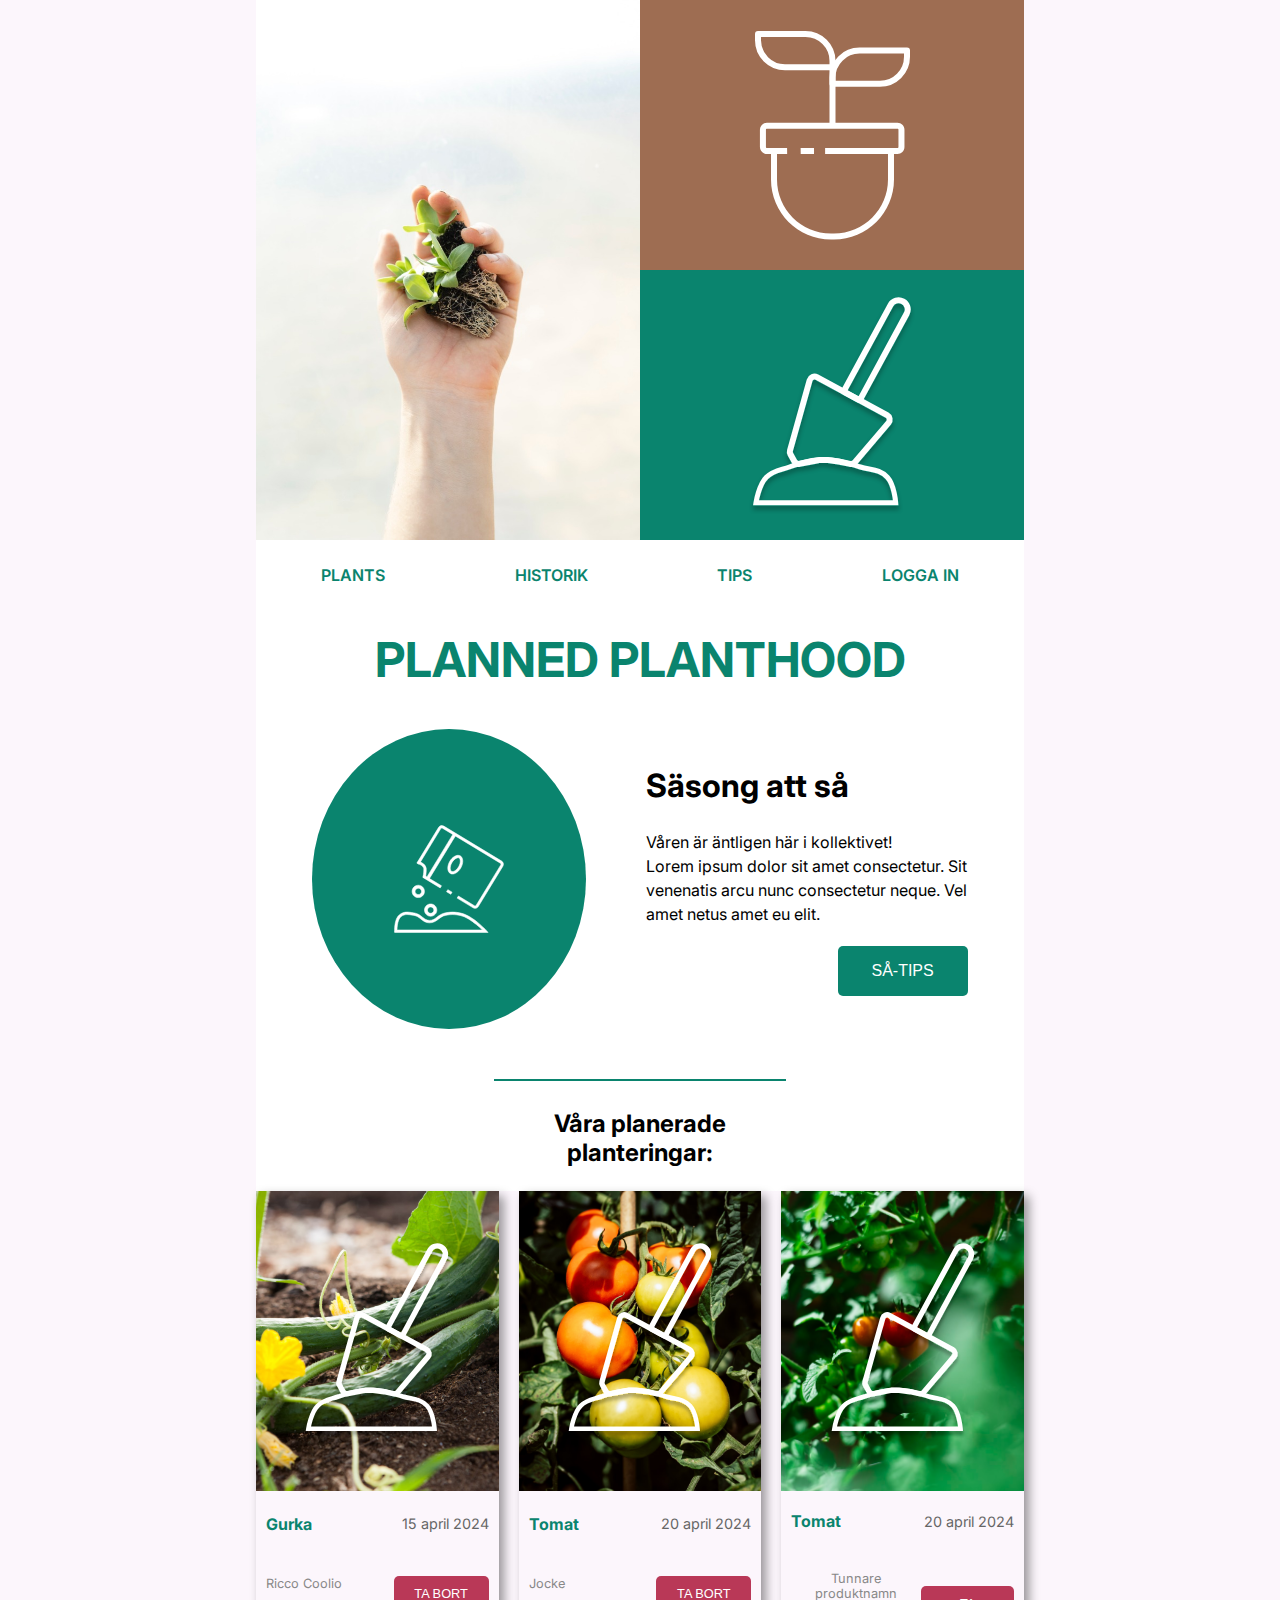
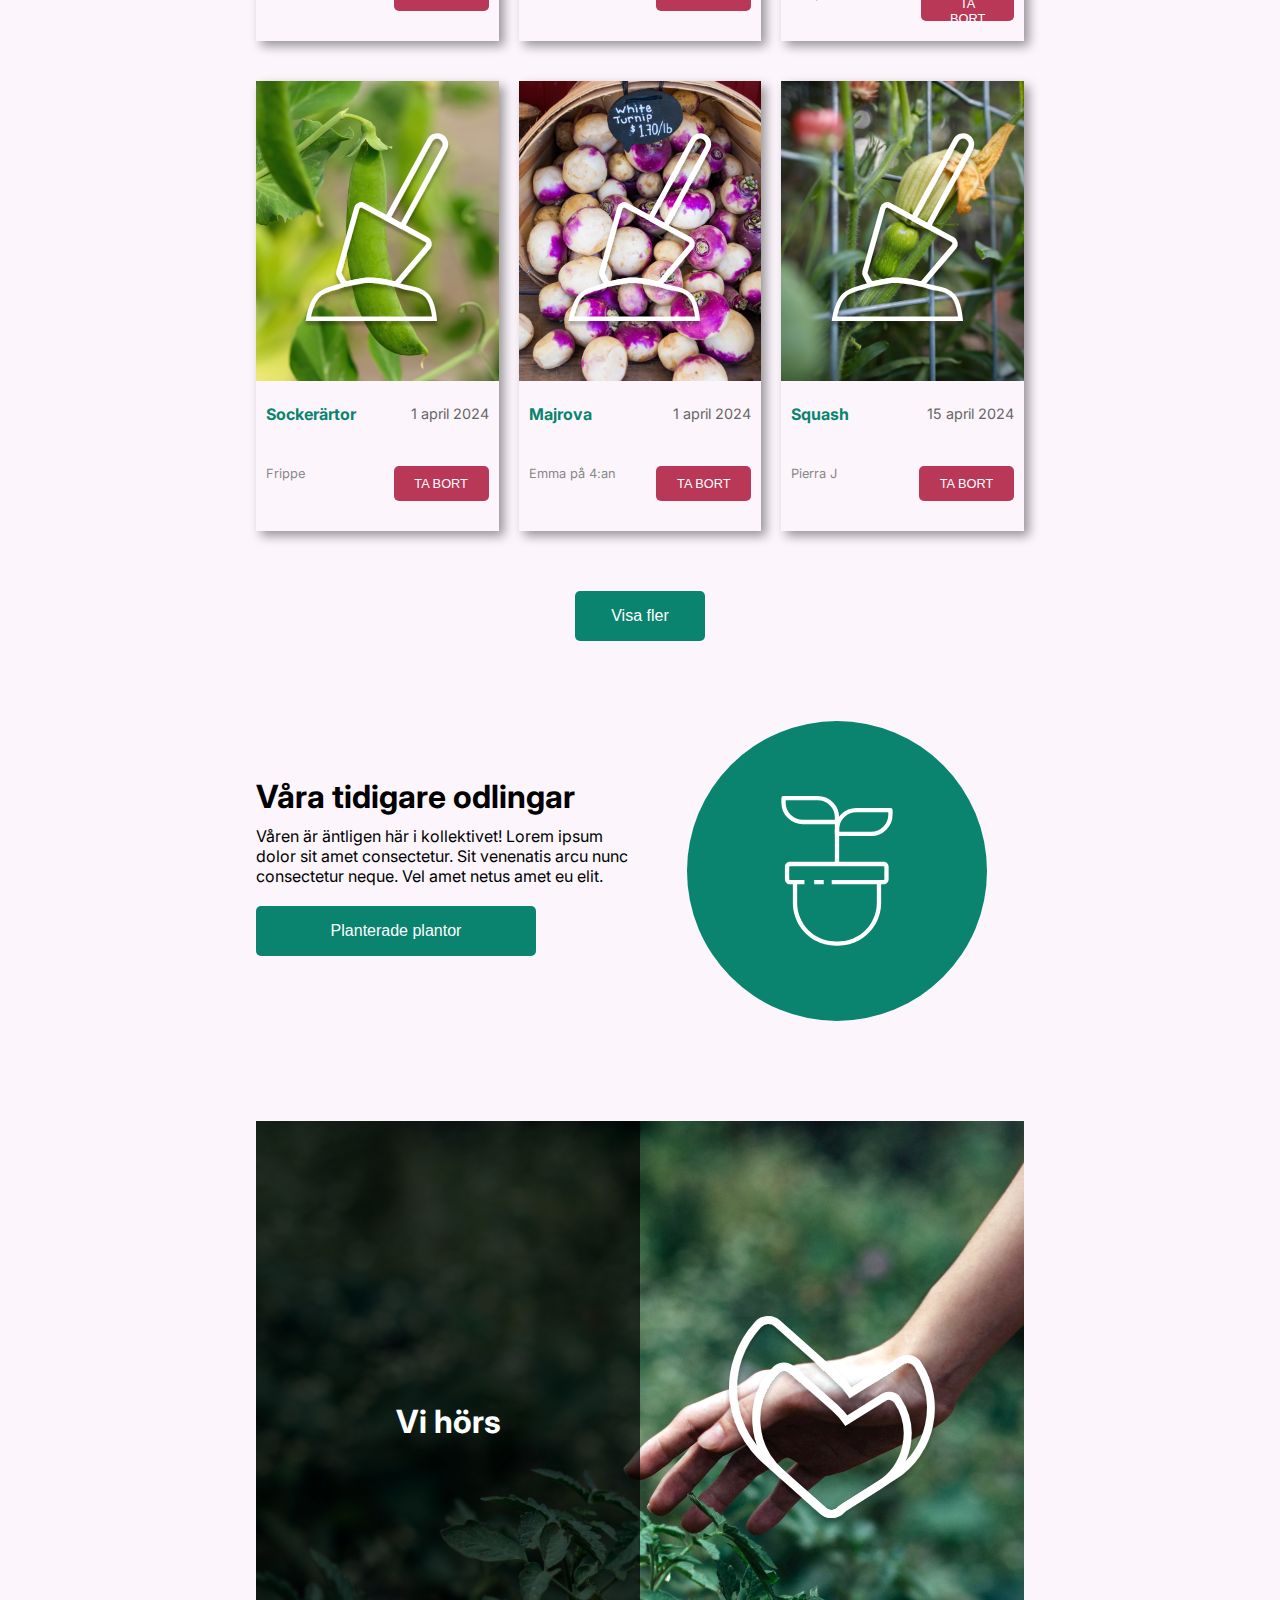
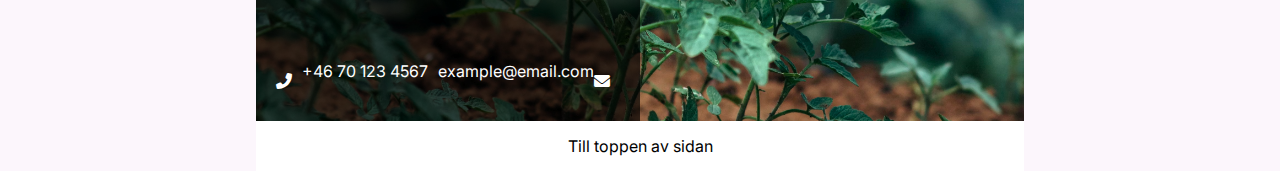
<file: index.html>
<!DOCTYPE html>
<html lang="en">
  <head>
    <meta charset="UTF-8" />
    <meta name="viewport" content="width=device-width, initial-scale=1.0" />
    <title>Planned Planthood</title>
    <link rel="stylesheet" href="index.css" />
    <link
      rel="stylesheet"
      href="https://cdnjs.cloudflare.com/ajax/libs/font-awesome/6.0.0-beta3/css/all.min.css"
    />
  </head>
  <body>
    
    <header>
      <figure class="left-column">
        <img src="assets/images/hand.jpeg" alt="" />
        
        <a href="two.html" class="hamburger-icon">
            <i class="fas fa-bars"></i>
        </a>
    </figure>
    


      <aside class="right-column">
        <figure class="right-item upper">
          <img src="assets/icons/plant.svg" alt="plant" />
        </figure>
        <figure class="right-item down">
          <img src="assets/icons/dig.svg" alt="dig" />
        </figure>
      </aside>
    </header>

    <nav>
      <ul>
        <li><a href="#">PLANTS</a></li>
        <li><a href="#">HISTORIK</a></li>
        <li><a href="#">TIPS</a></li>
        <li><a href="two.html">LOGGA IN</a></li>
      </ul>


      
    </nav>

    <main>
      <h1 class="main-title">PLANNED PLANTHOOD</h1>

      <section class="content-container">
        <div class="main-logo">
          <img src="assets/icons/Vectorseedpackage.svg" alt="" />
        </div>

        <div class="text-content">
          <h1 class="main-heading">Säsong att så</h1>
          <p>
            Våren är äntligen här i kollektivet! <br />
            Lorem ipsum dolor sit amet consectetur. Sit venenatis arcu nunc
            consectetur neque. Vel amet netus amet eu elit.
          </p>
          <button>SÅ-TIPS</button>
        </div>
      </section>

      <div class="custom-line">
        <h2 class="custom-heading">Våra planerade planteringar:</h2>
      </div>
    </main>

    <section class="gallery">
      <div class="card">
        <div class="image-container">
          <img src="assets/images/gurka.avif"Produktbild">
          <img src="assets/icons/dig.svg" alt="Logga" class="logo" />
        </div>
        <div class="product-info">
          <p class="product-name">Gurka</p>
          <p class="date">15 april 2024</p>
        </div>
        <div class="additional-info">
          <p class="thin-name">Ricco Coolio</p>
          <button class="btn-remove">TA BORT</button>
        </div>
      </div>

      <div class="card">
        <div class="image-container">
          <img src="assets/images/tomater.avif" alt="Produktbild" />
          <img src="assets/icons/dig.svg" alt="Logga" class="logo" />
        </div>
        <div class="product-info">
          <p class="product-name">Tomat</p>
          <p class="date">20 april 2024</p>
        </div>
        <div class="additional-info">
          <p class="thin-name">Jocke</p>
          <button class="btn-remove">TA BORT</button>
        </div>
      </div>

      <div class="card">
        <div class="image-container">
          <img src="assets/images/tomat.avif" alt="Produktbild" />
          <img src="assets/icons/dig.svg" alt="Logga" class="logo" />
        </div>
        <div class="product-info">
          <p class="product-name">Tomat</p>
          <p class="date">20 april 2024</p>
        </div>
        <div class="additional-info">
          <p class="thin-name">Tunnare produktnamn</p>
          <button class="btn-remove">TA BORT</button>
        </div>
      </div>

      <div class="card">
        <div class="image-container">
          <img src="assets/images/ärta.avif" alt="Produktbild" />
          <img src="assets/icons/dig.svg" alt="Logga" class="logo" />
        </div>
        <div class="product-info">
          <p class="product-name">Sockerärtor</p>
          <p class="date">1 april 2024</p>
        </div>
        <div class="additional-info">
          <p class="thin-name">Frippe</p>
          <button class="btn-remove">TA BORT</button>
        </div>
      </div>

      <div class="card">
        <div class="image-container">
          <img src="assets/images/lilagrönsak.avif" alt="Produktbild" />
          <img src="assets/icons/dig.svg" alt="Logga" class="logo" />
        </div>
        <div class="product-info">
          <p class="product-name">Majrova</p>
          <p class="date">1 april 2024</p>
        </div>
        <div class="additional-info">
          <p class="thin-name">Emma på 4:an</p>
          <button class="btn-remove">TA BORT</button>
        </div>
      </div>

      <div class="card">
        <div class="image-container">
          <img src="assets/images/cloesupväxt.avif" alt="Produktbild" />
          <img src="assets/icons/dig.svg" alt="Logga" class="logo" />
        </div>
        <div class="product-info">
          <p class="product-name">Squash</p>
          <p class="date">15 april 2024</p>
        </div>
        <div class="additional-info">
          <p class="thin-name">Pierra J</p>
          <button class="btn-remove">TA BORT</button>
        </div>
      </div>
    </section>

    <section class="btn-more">
      <button class="cta-button">Visa fler</button>
    </section>

    <section class="content-layout">
      <!-- Vänster kolumn med innehåll -->
      <aside class="left-column-down">
        <h1>Våra tidigare odlingar</h1>
        <p>
          Våren är äntligen här i kollektivet! Lorem ipsum dolor sit amet
          consectetur. Sit venenatis arcu nunc consectetur neque. Vel amet netus
          amet eu elit.
        </p>
        <div class="cta">
          <button class="cta-button">Planterade plantor</button>

        </div>
      </aside>

      <!-- Höger kolumn med logga-->
      <div class="right-column-down">
        <div class="circle-container">
          <div class="circle">
            <img src="assets/icons/plant.svg" alt="" />
          </div>
        </div>
      </div>
    </section>

    <footer>
      <div class="columns">

        <div></div>
        
        <!-- Vänster kolumn -->
        <div class="left-column-bottom">
          <h1 class="greeting">Vi hörs</h1>
          <div class="social-icons">
            <div class="phone">
              <i class="fas fa-phone-alt"></i>
              <p class="phone-number">+46 70 123 4567</p>
            </div>
            <div class="email">
              <p class="email-text">example@email.com</p>
              <i class="fas fa-envelope"></i>
            </div>
          </div>
        </div>
    
        <!-- Höger kolumn -->
        <div class="right-column-bottom">
          <img src="assets/icons/Logo.svg" alt="" />
        </div>
      </div>
    
      <!-- Navigation längst ner -->
      <nav class="nav-bottom">
        <a href="#">Till toppen av sidan</a>
      </nav>
    </footer>
    
  </body>
</html>
</file>
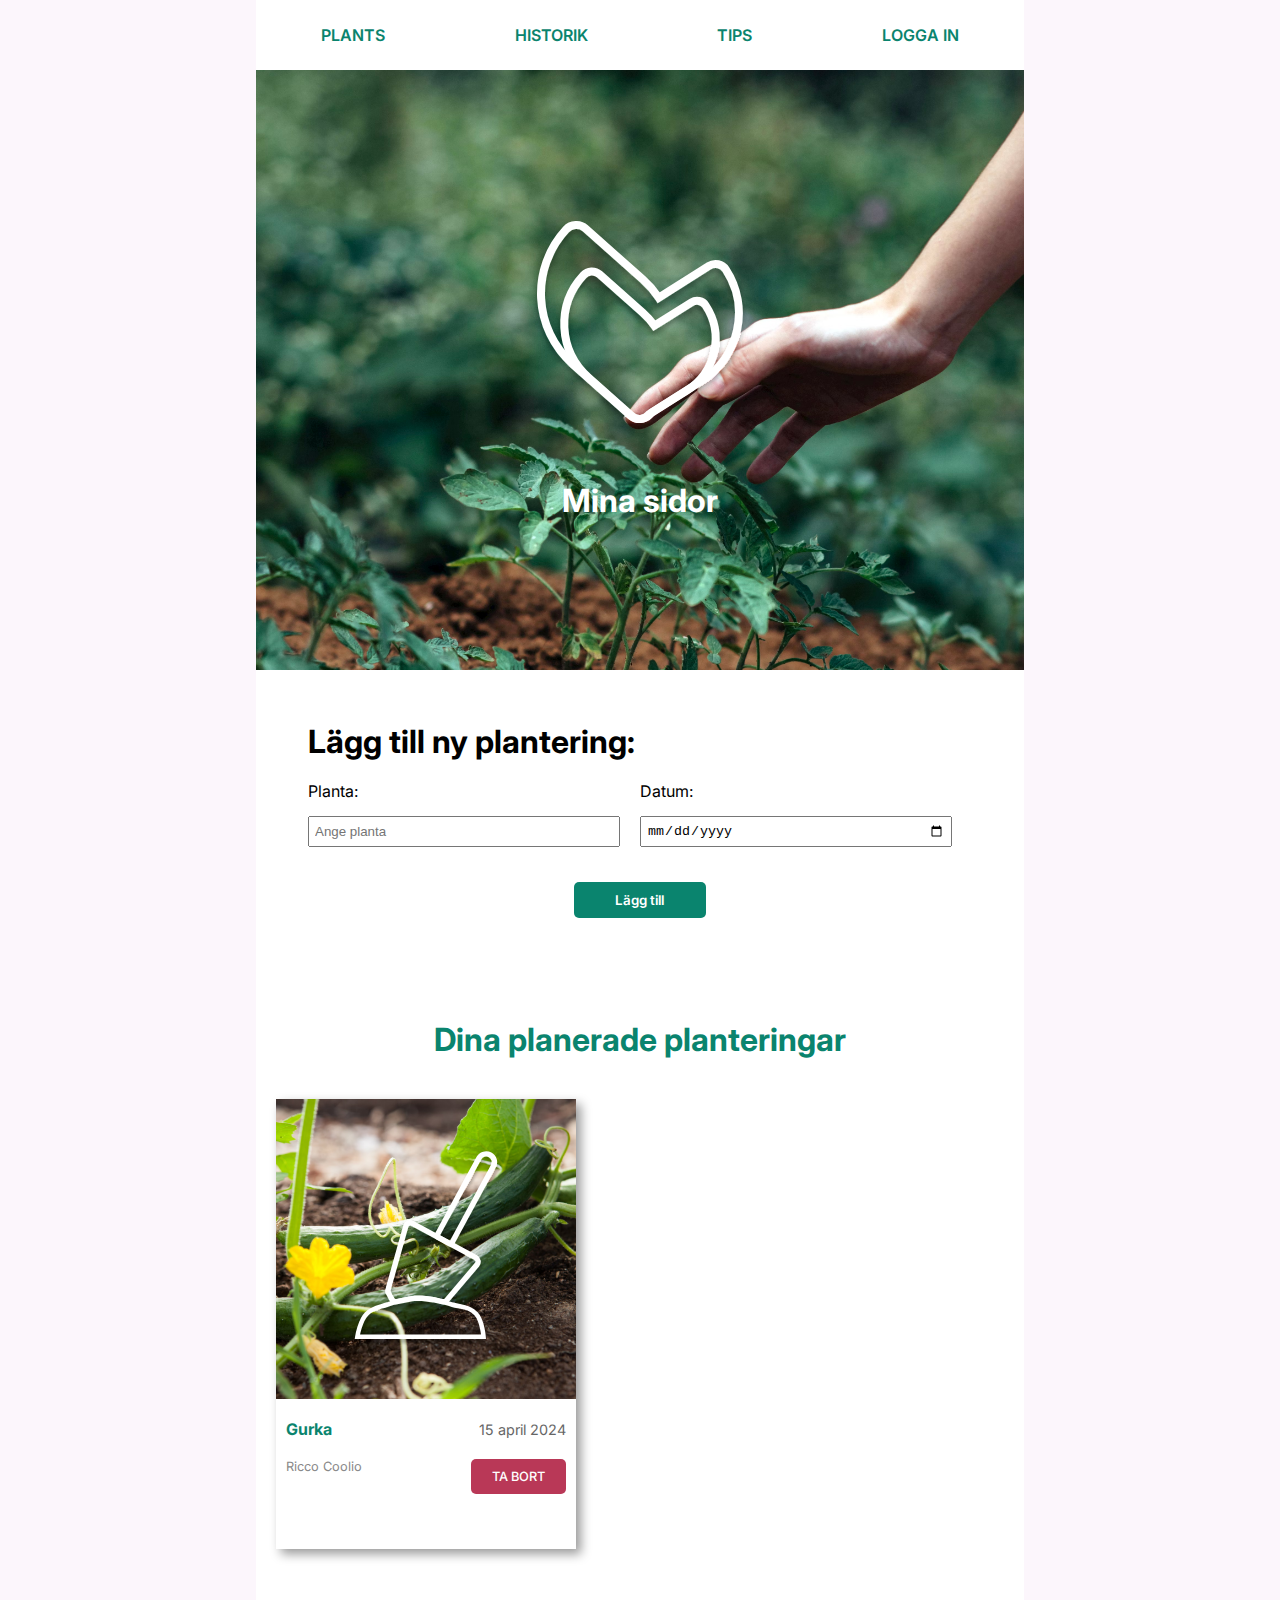
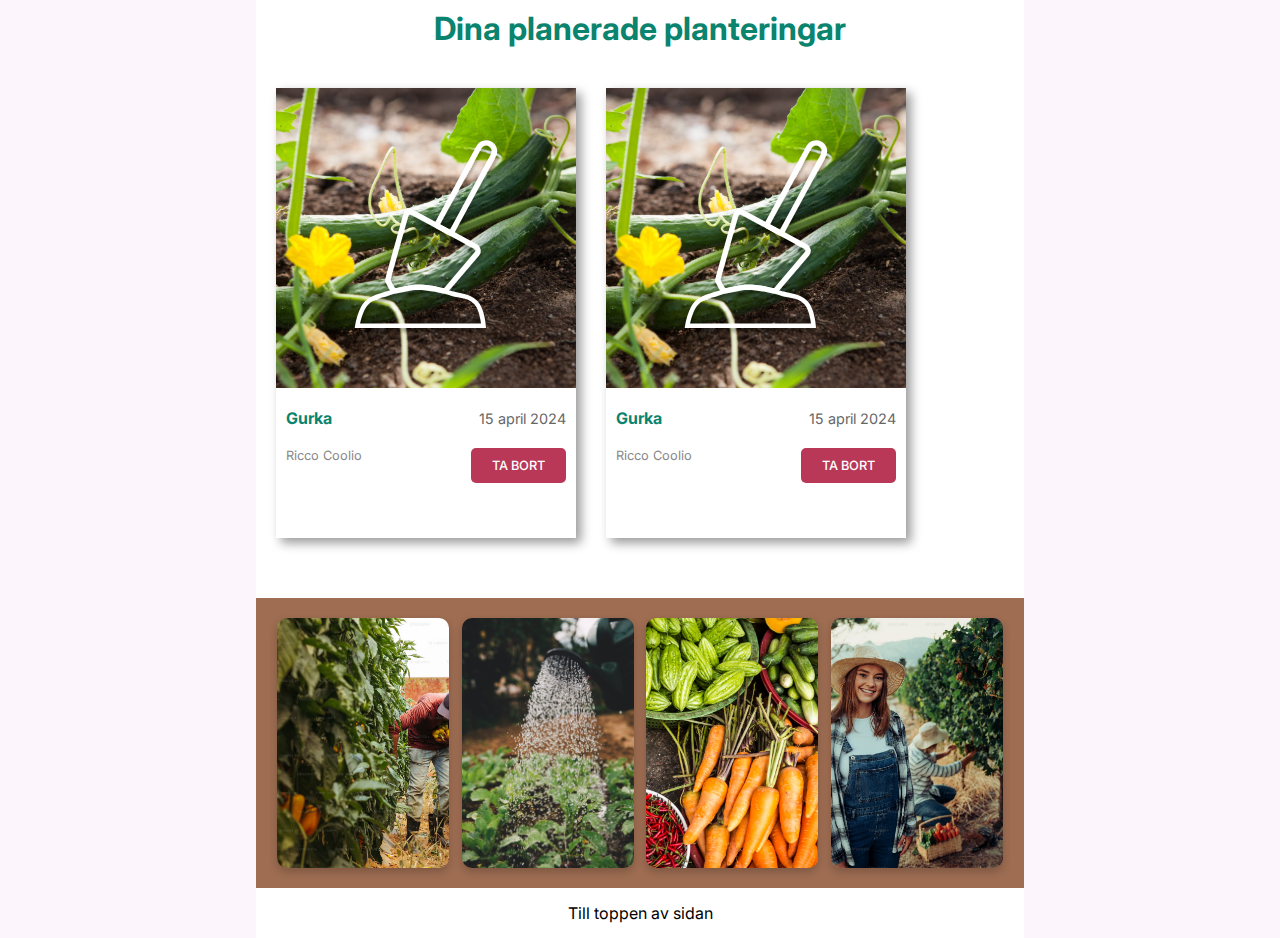
<file: two.html>
<!DOCTYPE html>
<html lang="en">
<head>
    <meta charset="UTF-8">
    <meta name="viewport" content="width=device-width, initial-scale=1.0">
    <title>Two</title>
    <link rel="stylesheet" href="two.css">
    <link
    rel="stylesheet"
    href="https://cdnjs.cloudflare.com/ajax/libs/font-awesome/6.0.0-beta3/css/all.min.css"
  />
</head>
<body>

    <nav>
        <ul>
            <li><a href="#">PLANTS</a></li>
            <li><a href="#">HISTORIK</a></li>
            <li><a href="#">TIPS</a></li>
            <li><a href="index.html">LOGGA IN</a></li>
        </ul>
    </nav>

    <header>
        <div class="header-img">
            <img src="assets/icons/Logo.svg" alt="" />
            <h1>Mina sidor</h1>
        </div>

        <a href="index.html" class="hamburger-icon">
            <i class="fas fa-bars"></i>
        </a>
    </header>

    <form action="">
        <h1>Lägg till ny plantering:</h1>
    
        <div class="form-row">
            <label for="name">Planta:</label>
            <label for="date" class="date-input-one">Datum:</label>
        </div>
    
        <div class="form-row">
            <input type="text" id="name" placeholder="Ange planta" />
            <label for="date" class="date-input-two">Datum:</label>
            <input type="date" id="date" />
        </div>
    
        <button type="submit">Lägg till</button>
    </form>
    
    <section class="plant-one one">
        <h1>Dina planerade planteringar</h1>
        <div class="card">
            <div class="image-container">
                <img src="assets/images/gurka.avif" alt="Produktbild">
                <img src="assets/icons/dig.svg" alt="Logga" class="logo">
            </div>
            <div class="product-info">
                <p class="product-name">Gurka</p>
                <p class="date">15 april 2024</p>
            </div>
            <div class="additional-info">
                <p class="thin-name">Ricco Coolio</p>
                <button class="btn-remove">TA BORT</button>
                <i class="fa-regular fa-trash-can"></i>
            </div>
        </div>
    </section>
    
    <section class="plant-one two">
        <h1>Dina planerade planteringar</h1>
        <div class="card-container">
            <div class="card">
                <div class="image-container">
                    <img src="assets/images/gurka.avif" alt="Produktbild">
                    <img src="assets/icons/dig.svg" alt="Logga" class="logo">
                </div>
                <div class="product-info">
                    <p class="product-name">Gurka</p>
                    <p class="date">15 april 2024</p>
                </div>
                <div class="additional-info">
                    <p class="thin-name">Ricco Coolio</p>
                    <button class="btn-remove">TA BORT</button>
                    <i class="fa-regular fa-trash-can"></i>
                </div>
            </div>
    
            <div class="card">
                <div class="image-container">
                    <img src="assets/images/gurka.avif" alt="Produktbild">
                    <img src="assets/icons/dig.svg" alt="Logga" class="logo">
                </div>
                <div class="product-info">
                    <p class="product-name">Gurka</p>
                    <p class="date">15 april 2024</p>
                </div>
                <div class="additional-info">
                    <p class="thin-name">Ricco Coolio</p>
                    <button class="btn-remove">TA BORT</button>
                    <i class="fa-regular fa-trash-can"></i>
                </div>
            </div>
        </div>
    </section>
    
    <section class="section-gallery">
        <figure>
            <img src="assets/images/plockar.avif" alt="">
            <img src="assets/images/vattenkanna.avif" alt="">
            <img src="assets/images/massagrönsaker.avif" alt="">
            <img src="assets/images/tjejmedhatt.avif" alt="">
        </figure>
    </section>
        
    <footer>
        <nav class="nav-bottom">
            <a href="#">Till toppen av sidan</a>
          </nav>
    </footer>
        
</body>
</html>
</file>
<file: index.css>
@import url('https://fonts.googleapis.com/css2?family=Inter:wght@400;600;700&display=swap');

* {
    margin: 0;
    padding: 0;
    box-sizing: border-box;
}

body {
    width: 60vw; 
    background-color: #fcf6fc;
    margin: 0 auto;
    font-family: 'Inter', sans-serif;
    color: #0a846e;
}

/* HEADER */
header {
    display: flex;
    justify-content: center;
    align-items: center;
    width: 100%; /* OBS! Ändrat från max-width: 1000px;, förstör breakpoints annars */
    height: 540px; 
    margin: 0 auto;
}
  
.left-column,
.right-column {
    display: flex;
    width: 50%; 
    height: 100%;
}

.left-column {
    flex-direction: column;
    justify-content: space-between;
    flex: 1;
}
  
.right-column {
    justify-content: center;
    align-items: center;
    flex-direction: column;
    flex: 1;
}

.right-item {
    flex: 1; 
    display: flex;
    justify-content: center;
    align-items: center;
    width: 100%;
}

.upper {
   background-color: #9e6d52;
}

.down {
    background-color: #0a846e;
}

.left-column img {
  width: 100%; 
  max-height: 100%;
}
.hamburger-icon {
    display: none !important;
}

.hamburger-icon {
    width: 30px;
    height: 20px;
    display: flex;
    color: #006400;
    flex-direction: column;
    justify-content: space-between;
    cursor: pointer;
}

/* .hamburger-icon span {
    height: 3px;
    background-color: black;
    width: 100%;
} */

/* NAV */
nav {
    display: flex;
    justify-content: center;
    width: 100%; /* Ändrat till 100% för att täcka hela bredden */
    height: 70px;
    background-color: white;
    /* max-width: 1000px; Detta tas bort eftersom maxbredd inte behövs */
}

ul {
    display: flex;
    justify-content: space-around;
    align-items: center;
    list-style: none;
    width: 100%; 
    padding: 0;
    margin: 0;
}
  
li a {
    text-decoration: none;
    color: #0a846e;
    font-family: 'Inter', sans-serif;
    font-weight: 600;
    padding: 10px 15px;
    border-radius: 5px;
    transition: background-color 0.3s ease;
}
  
li a:hover {
    background-color: lightgray; 
    color: darkgreen;
}



/* MAIN */
main {
    display: flex;
    flex-direction: column;
    align-items: center;
    padding: 20px;
    width: 100%; 
    /* max-width: 1000px; Behåll denna för att inte påverka main-innehållet */
    margin: 0 auto;
    background-color: white;
}

.content-container {
    max-width: 90%;
    text-align: center;
    display: flex;
    align-items: center;
    gap: 20px;
}

.main-title {
    font-size: 3rem;
    font-weight: 700;
    margin-bottom: 40px;
}

.main-logo, 
.text-content {
    display: flex;
    justify-content: center;
    align-items: center;
}

.text-content {
    display: flex;
    flex-direction: column;
    justify-content: center;
    align-items: flex-start;
    text-align: left;
    position: relative;
    padding-left: 40px;
    color: black;
    line-height: 1.5;
    width: 60%;
}

.text-content > h1, p {
    margin-bottom: 20px;
}

.main-logo {
    display: flex;
    justify-content: center;
    align-items: center;
    background-color: #0a846e;
    width: 300px;
    height: 300px;
    border-radius: 50%;
}

.main-logo img {
    width: 40%;
    height: auto;
}

button {
    padding: 10px 20px;
    font-size: 1rem;
    background-color: #0a846e;
    color: white;
    border: none;
    border-radius: 5px;
    cursor: pointer;
    align-self: flex-end;
    width: 130px;
    height: 50px;
}

button:hover {
    background-color: #006400;
}

.custom-line {
    height: 2px; 
    background-color: #0a846e; 
    width: 40%; 
    margin: 50px 0 90px 0;
}

.custom-heading {
    /* font-size: 2rem; */
    font-weight: 700;
    margin-top: 30px;
    color: black;
    text-align: center;
}

/* Galleriinställningar */
.gallery {
    display: grid;
    grid-template-columns: repeat(3, 1fr);
    gap: 40px 20px;
    margin: 0 auto;
    flex-wrap: wrap;
}

.card {
    height: 450px;
    overflow: hidden;
    box-shadow: 5px 5px 10px rgba(0, 0, 0, 0.4);
    text-align: center;
    display: flex;
    flex-direction: column;
    justify-content: space-between;
}

.image-container {
    position: relative;
    width: 100%;
    height: 300px;
}

.image-container img:first-child {
    width: 100%;
    height: 100%;
    object-fit: cover;
}

.logo {
    position: absolute;
    top: 50%;
    left: 50%;
    transform: translate(-50%, -50%);
    width: 150px;
    height: auto;
}

.product-info {
    display: flex;
    justify-content: space-between;
    align-items: center;
    padding: 10px;
    margin-top: 10px;
}

.product-name {
    font-weight: bold;
}

.date {
    font-size: 0.9em;
    color: #666;
}

.additional-info {
    display: flex;
    justify-content: space-between;
    /* align-items: center; */
    margin-bottom: 20px;
    padding: 10px;
}

.thin-name {
    font-size: 0.8em;
    color: #888;
}

.btn-remove {
    width: 95px;
    height: 35px;
    font-size: 0.8rem;
    font-weight: 500;
    background-color: #B93857;
}

/* CTA knapp */
.btn-more {
    display: flex;
    justify-content: center;
    align-items: center;
    margin: 60px 0 80px 0;
}


/* CONTENT LAYOUT */

/* Content Layout */
.content-layout {
    display: flex;
    justify-content: space-between;
    align-items: center;
    gap: 20px;
    width: 100%;
    max-width: 1200px;
    margin: 0 auto;
  }
  
  /* .left-column {
    width: 40%; 
    display: flex;
    justify-content: center;
    align-items: center;
  } */
  
  .logo {
    max-width: 100%;
    height: auto;
  }
  
  /* .right-column {
    width: 60%;
    display: flex;
    flex-direction: column;
    justify-content: center;
    align-items: flex-start;
  } */
  
  h1 {
    font-size: 2rem;
    margin-bottom: 10px;
  }
  
  p {
    margin-bottom: 20px;
  }
  
.content-layout .cta-button {
    display: flex;
    justify-content: center;
    align-items: center;

    padding: 10px 20px;
    font-size: 1rem;
    color: white;
    border: none;
    border-radius: 5px;
    cursor: pointer;
    width: 280px;
  }


  .left-column-down {
    padding: 0px 0px 10px 0px;
    flex: 1;
    color: black;
  }
  
  .right-column-down {
    display: flex;
    justify-content: center;
    align-items: center;
    flex: 1; 

}

/* Container för cirkeln */
.circle-container {
    display: flex;
    justify-content: center;
    align-items: center;
    flex-shrink: 0; /* Hindrar Flexbox från att krympa denna container */
}

/* Cirkeln */
.circle {
    width: 300px;
    height: 300px;
    border-radius: 50%; 
    background-color: #0a846e;
    display: flex;
    justify-content: center;
    align-items: center;
    overflow: hidden; 
}

/* Bilden inuti cirkeln */
.circle img {
    width: 50%; 
    height: 50%; 
}


/* footer */
footer {
    margin-top: 100px;
    width: 100%;
    background-color: #f5f5f5;
}

.columns {
    display: flex;
    width: 100%;
    justify-content: space-between;
    background-image: url('./assets/images/handsidan.avif');
    background-size: cover;
    background-position: center;
    background-repeat: no-repeat;
    min-height: 600px;
}

.left-column-bottom {
    background-color: rgba(0, 0, 0, 0.7);
    display: flex;
    flex-direction: column;
    justify-content: center;
    align-items: center;
    flex: 1;
    position: relative;
}

.greeting {
    font-size: 2rem;
    color: #ffffff;
    text-align: center;
    margin-top: auto;
    margin-bottom: auto;
}

.social-icons {
    display: flex;
    align-items: center;
    justify-content: space-between;
    position: absolute;
    bottom: 20px;
    width: 100%;
    padding: 0 20px;
}

.phone,
.email {
    display: flex;
    align-items: center;
}

.phone .fa-phone-alt,
.email .fa-envelope {
    margin-right: 10px;
    color: #ffffff;
}

.phone-number,
.email-text {
    color: #ffffff;
}

.right-column-bottom {
    flex: 1;
    display: flex;
    justify-content: center;
    align-items: center;
}

.nav-bottom {
    width: 100%;
    height: 50px;
    background-color: #ffffff;
    display: flex;
    justify-content: center;
    align-items: center;
    position: relative;
    bottom: 0;
}

.nav-bottom > a {
    color: black;
    text-decoration: none;
}

@media (max-width: 700px) {
    body {
        width: 100vw; 
        margin: 0; 
        padding: 0;
    }

    header {
        display: flex;
        flex-direction: column; 
        width: 100%; 
        position: relative;
    }

    .left-column, 
    .right-column {
        width: 100%; 
        /* flex: 1; */
    }    

    .right-column {
        display: flex;
        flex-direction: row; 
        justify-content: center;
        align-items: center;
    }

    .right-item {
        flex: 1; 
        display: flex;
        justify-content: center;
        align-items: center;
        max-width: 50%; /* Ser till att de tar 50% av bredden var */
    }

    .upper, 
    .down {
        flex: 1; /* Lika mycket plats för båda */
        width: 100%;
        height: auto; 
    }

    nav ul {
        display: none; 
    }

    /* main */
    .main-title {
        font-size: 1.5rem;
        margin-top: 40px;
    }

    .content-container {
        display: flex;
        flex-direction: column-reverse;
    }

    .text-content{
        width: 100%;
        display: flex;
        flex-direction: column;
        justify-content: center; /* Centrerar vertikalt */
        align-items: center; /* Centrerar horisontellt */
        text-align: center;
        height: 100%; /
    }

    .custom-heading {
        color: black;
        margin-top: 60px;
        font-size: 12px;
    }



    /* Grid */
    .gallery {
        grid-template-columns: repeat(2, 1fr); 
        /* gap: 10px; */
        width: 90%;
      }

      .additional-info, .product-info {
        font-size: 0.7rem;
      }

      /* .content layout */
      .content-layout {
        display: flex;
        flex-direction: column;
        align-items: center;

        
      }

      .left-column-down {

        color: black;

        display: flex;
        flex-direction: column;
        justify-content: center;
        align-items: center;
        text-align: center;
      }

      .left-column-down > h1 {
        font-size: 1.5rem;
        margin-bottom: 10px;
      }

      .left-column-down > .cta-button {
        height: 50px;
        width: 150px;
        font-size: 0.8rem;
        /* display: inline-block; Ser till att knappen beter sig korrekt */
        margin-top: 30px; 
        text-align: center;
        
      }

      .btn-remove {
        display: flex;
        align-items: center;
        justify-content: center;
    }



    /* circle */
    .circle-container {
        display: flex;
        justify-content: center;
        align-items: center;
        flex-shrink: 0; /* Hindrar Flexbox från att krympa denna container */
    }
    
    /* Cirkeln */
    .circle {
        width: 200px;
        height: 200px;
        border-radius: 50%; 
        background-color: #0a846e;
        display: flex;
        justify-content: center;
        align-items: center;
        overflow: hidden; 
    }
    
    /* Bilden inuti cirkeln */
    .circle img {
        width: 50%; 
        height: 50%; 
    }
    
            
    /* footer */
    .columns {
        display: flex;
        flex-direction: column-reverse;
    }

    .left-column-bottom, .right-column-bottom {
        flex: 1;
        font-size: 0.7rem;
    }

    .hamburger-icon {
        display: inline-block !important;
        font-size: 2rem;
        cursor: pointer;
        position: absolute; 
        top: 20px; 
        right: 20px; 
        z-index: 10; 
        color: white;
    }
    
}
</file>
<file: two.css>
@import url('https://fonts.googleapis.com/css2?family=Inter:wght@400;600;700&display=swap');

* {
    margin: 0;
    padding: 0;
    box-sizing: border-box; /* Gör att padding räknas in i bredden */
}

body {
    width: 60vw; 
    background-color: #fcf6fc;
    margin: 0 auto;
    font-family: 'Inter', sans-serif;
    color: #0a846e;
}

button {
    padding: 10px 20px;
    border: none;
    border-radius: 5px;
    background-color: #0a846e;
    color: white;
    font-family: 'Inter', sans-serif;
    font-weight: 600;
    transition: background-color 0.3s ease;
}


/* nav */
nav {
    display: flex;
    justify-content: center;
    width: 100%; /* Ändrat till 100% för att täcka hela bredden, använd inte 100vw */
    height: 70px;
    background-color: white;
    /* max-width: 1000px; Detta tas bort eftersom maxbredd inte behövs */
}

ul {
    display: flex;
    justify-content: space-around;
    align-items: center;
    list-style: none;
    width: 100%; 
    padding: 0;
    margin: 0;
}
  
li a {
    text-decoration: none;
    color: #0a846e;
    font-family: 'Inter', sans-serif;
    font-weight: 600;
    padding: 10px 15px;
    border-radius: 5px;
    transition: background-color 0.3s ease;
}
  
li a:hover {
    background-color: lightgray; 
    color: darkgreen;
}

/* header */
header{
    width: 100%;
}

.hamburger-icon {
    display: none;
}

.header-img {
    display: flex;
    justify-content: center;
    align-items: center;
    flex-direction: column;
    
    background-image: url('./assets/images/handsidan.avif');
    background-size: cover;
    background-position: center;
    background-repeat: no-repeat;
    min-height: 600px;
}

.header-img > h1 {
    margin-top: 50px;
    color: white;
}

/* Form */
form {
    display: flex;
    flex-direction: column;
    margin: 0 auto; 
    background-color: white;
    padding: 52px;
    color: black;
 
h1 {
    text-align: left; 
    margin-bottom: 20px;
}

.form-row {
    display: flex;
    justify-content: space-between; /* Sprider ut innehållet över bredden */
    margin-bottom: 15px;
}

label {
    flex: 1; 
    margin-right: 20px; 
    text-align: left; 
}

input {
    flex: 1; 
    padding: 5px;
    margin-right: 20px; 

}

button {
    align-self: center; 
    padding: 10px 20px;
    width: 20%;
    background-color: #0a846e;
    color: white;
    border: none;
    border-radius: 5px;
    cursor: pointer;
    margin-top: 20px;
    margin-bottom: 50px;
}

button:hover {
    background-color: #006400;
}

}

.date-input-two {
    display: none !important;
}

/* Första sektionen */
.plant-one.one {
    background-color: white;
    display: flex;
    flex-direction: column;
}

.plant-one.one > h1 {
    text-align: center; 
    margin-bottom: 20px;
}

/* Andra sektionen */
.plant-one.two {
    background-color: white;
    display: flex;
    flex-direction: column;
}

.plant-one.two > h1 {
    text-align: center; 
    margin-bottom: 20px;
}

.plant-one.two .card-container {
    display: flex;
    gap: 10px; 
    justify-content: flex-start; 
    flex-wrap: wrap;
}

.card {
    width: 300px;
    height: 450px;
    overflow: hidden;
    box-shadow: 5px 5px 10px rgba(0, 0, 0, 0.4);
    text-align: center;
    margin: 20px 0 60px 20px;
    /* margin-bottom: 20px; */
}

.image-container {
    position: relative;
    width: 100%;
    height: 300px;
}

.image-container img:first-child {
    width: 100%;
    height: 100%;
    object-fit: cover;
}

.logo {
    position: absolute;
    top: 50%;
    left: 50%;
    transform: translate(-50%, -50%);
    width: 150px;
    height: auto;
}

.product-info {
    display: flex;
    justify-content: space-between;
    align-items: center;
    padding: 10px;
    margin-top: 10px;
}

.product-name {
    font-weight: bold;
}

.date {
    font-size: 0.9em;
    color: #666;
}

.additional-info {
    display: flex;
    justify-content: space-between;
    margin-bottom: 20px;
    padding: 10px;
}

.thin-name {
    font-size: 0.8em;
    color: #888;
}

.btn-remove {
    width: 95px;
    height: 35px;
    font-size: 0.8rem;
    font-weight: 500;
    background-color: #B93857;
}

.fa-trash-can {
    display: none !important;

}


/* Section Gallery */
.section-gallery {
    width: 100%; /* Täck hela bredden */
    display: flex;
    justify-content: space-around; /* Jämnt mellanrum mellan bilderna */
    background-color: #9E6D52; 
    padding: 20px;
    box-sizing: border-box; 
}

.section-gallery figure {
    display: flex;
    justify-content: space-around;
    align-items: center;
    width: 100%;
    margin: 0; 
    padding: 0;
    gap: 10px; 
    flex-wrap: wrap; /* Gör att bilderna bryter raden vid mindre skärmar */
}

.section-gallery img {
    height: 250px; 
    width: calc(25% - 10px); /* Gör bilderna lika stora och lämnar plats för mellanrum */
    max-width: 100%; /* Hindrar bilderna från att bli för breda */
    object-fit: cover; /* Bevara proportionerna och fyll containern */
    border-radius: 10px; 
    box-shadow: 0 4px 8px rgba(0, 0, 0, 0.2); 
}

.section-gallery img:last-child {
    margin-right: 0; /* Tar bort margin från sista bilden */
}

/* footer */

.nav-bottom {
    width: 100%;
    height: 50px;
    background-color: #ffffff;
    display: flex;
    justify-content: center;
    align-items: center;
    position: relative;
    bottom: 0;
}

.nav-bottom > a {
    color: black;
    text-decoration: none;
}

/* minska elementen i mobilläge */
@media (max-width: 320px) {

    body {
        width: 100vw; 
        margin: 0; 
        padding: 0;
    }

    /* nav */
    nav {
        display: none !important;
    }

    /* Header */
    .hamburger-icon {
        display: inline-block !important;
        font-size: 2rem;
        cursor: pointer;
        position: absolute; 
        top: 20px; 
        right: 20px; 
        z-index: 10; 
        color: rgb(255, 255, 255);
    }

    /* forms */
    /* form {
        display: flex;
        flex-direction: column;
        justify-content: center;
        align-items: center;
    } */
 
    form {
        padding: 20px; 
        width: 100%; 
    }

    h1 {
        text-align: center; 
    }

    .form-row {
        display: flex;
        flex-direction: column; 
        align-items: stretch; 
        margin-bottom: 20px;
    }

    label, input {
        width: 100%; 
        margin-right: 0; 
        text-align: left; 
    }

    input {
        padding: 10px; 
        margin-bottom: 15px; 
    }

    button {
        width: 100%;
        font-size: 0.7rem;
    }

    .date-input-one {
        display: none !important;
    }

    .date-input-two {
        padding-bottom: 10px;
        display:inline-block !important;
    }

    /* grid */
    .card {
        margin: 0 0 60px 20px;

    }

    /* section gallery */
    .section-gallery {
        display: grid; 
        grid-template-columns: repeat(2, 1fr); 
        gap: 10px; 
    }

    .section-gallery figure {
        display: contents; /* För att undvika att figure påverkar grid-layouten */
    }

    .section-gallery img {
        width: 100%; /* Gör bilderna 100% breda inom sina grid-kolumner */
        height: auto; /* Bevarar bildens proportioner och fyller kolumnerna */
        aspect-ratio: 4/2; /* Gör bilderna bredare än de är höga */
    }

    .fa-trash-can {
        color: red;
        /* width: 95px;
        height: 35px; */
        font-size: 0.8rem;
        font-weight: 500;
        display:inline-block !important;
    }

    .btn-remove {
        display: none;
    }

    .nav-bottom {
        display: flex !important;
    }

    .nav-bottom > a {
        font-size: 0.8rem;
    }

}
</file>
